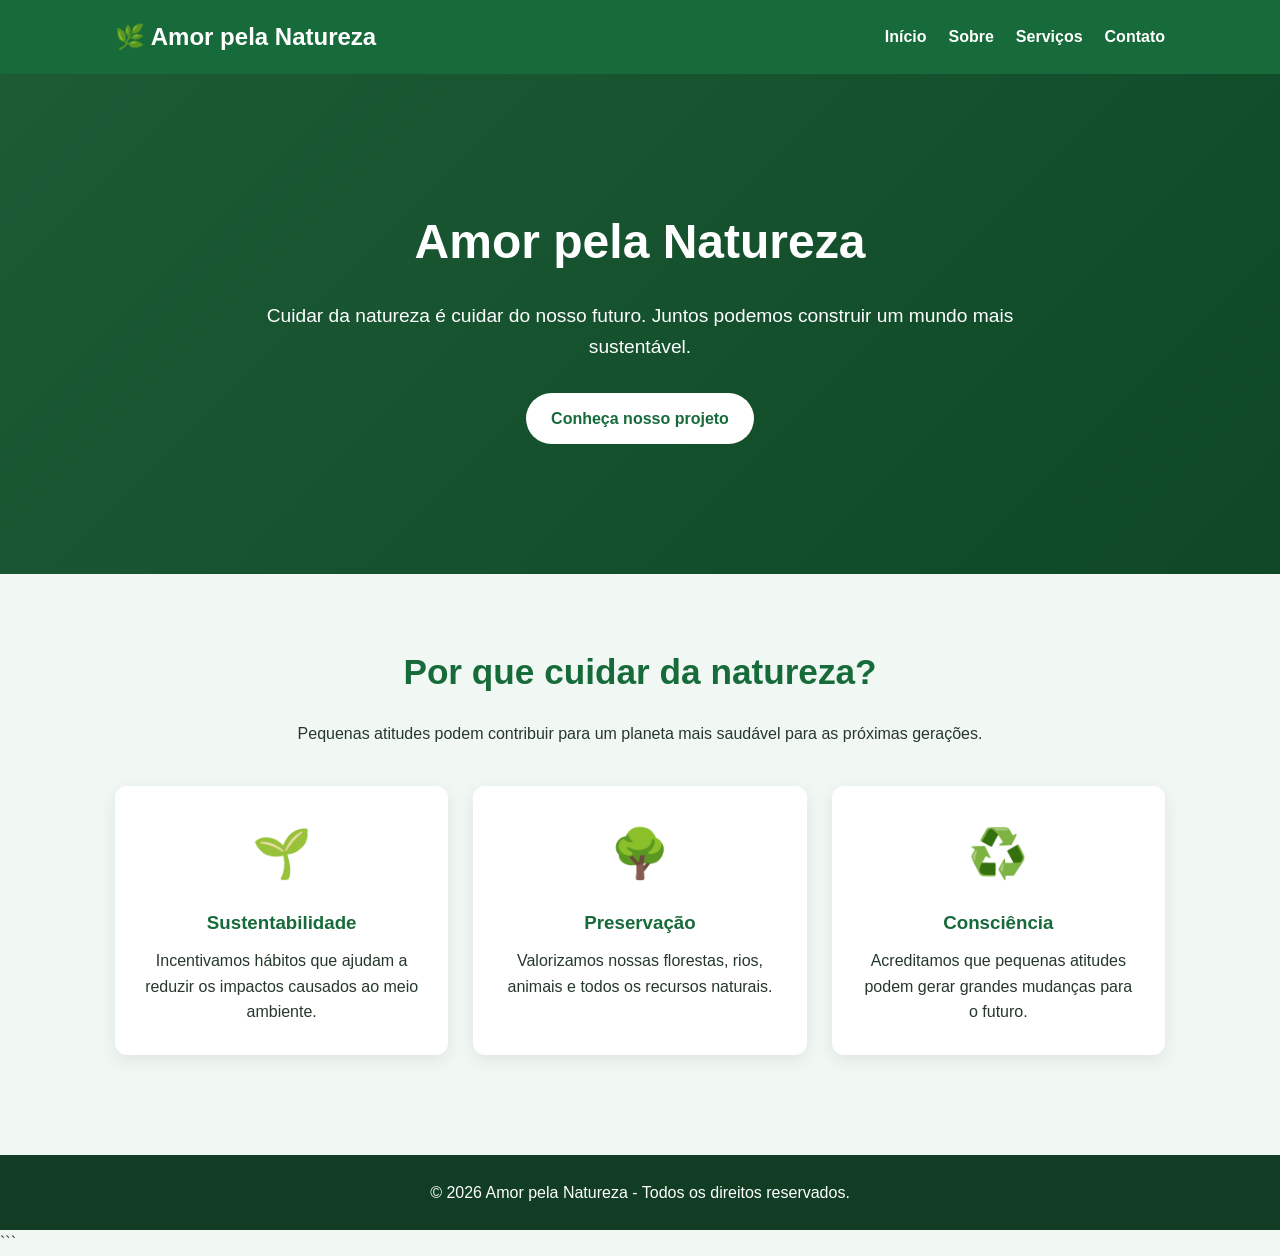
<file: index.html>
<!DOCTYPE html>
<html lang="pt-BR">

<head>
    <meta charset="UTF-8">
    <meta name="viewport" content="width=device-width, initial-scale=1.0">
    <title>Amor pela Natureza</title>

    <link rel="stylesheet" href="css/style.css">
</head>

<body>

    <header>
        <nav class="navbar">

            <h1>🌿 Amor pela Natureza</h1>

            <ul>
                <li><a href="index.html">Início</a></li>
                <li><a href="sobre.html">Sobre</a></li>
                <li><a href="servicos.html">Serviços</a></li>
                <li><a href="contato.html">Contato</a></li>
            </ul>

        </nav>
    </header>

    <main>

        <section class="hero">

            <div class="hero-content">

                <h2>Amor pela Natureza</h2>

                <p>
                    Cuidar da natureza é cuidar do nosso futuro.
                    Juntos podemos construir um mundo mais sustentável.
                </p>

                <a href="sobre.html" class="botao">
                    Conheça nosso projeto
                </a>

            </div>

        </section>

        <section class="destaques">

            <h2>Por que cuidar da natureza?</h2>

            <p>
                Pequenas atitudes podem contribuir para um planeta
                mais saudável para as próximas gerações.
            </p>

            <div class="cards">

                <div class="card">
                    <span>🌱</span>

                    <h3>Sustentabilidade</h3>

                    <p>
                        Incentivamos hábitos que ajudam a reduzir os
                        impactos causados ao meio ambiente.
                    </p>
                </div>

                <div class="card">
                    <span>🌳</span>

                    <h3>Preservação</h3>

                    <p>
                        Valorizamos nossas florestas, rios, animais
                        e todos os recursos naturais.
                    </p>
                </div>

                <div class="card">
                    <span>♻️</span>

                    <h3>Consciência</h3>

                    <p>
                        Acreditamos que pequenas atitudes podem gerar
                        grandes mudanças para o futuro.
                    </p>
                </div>

            </div>

        </section>

    </main>

    <footer>
        <p>
            &copy; 2026 Amor pela Natureza - Todos os direitos reservados.
        </p>
    </footer>

</body>
</html>
```
</file>
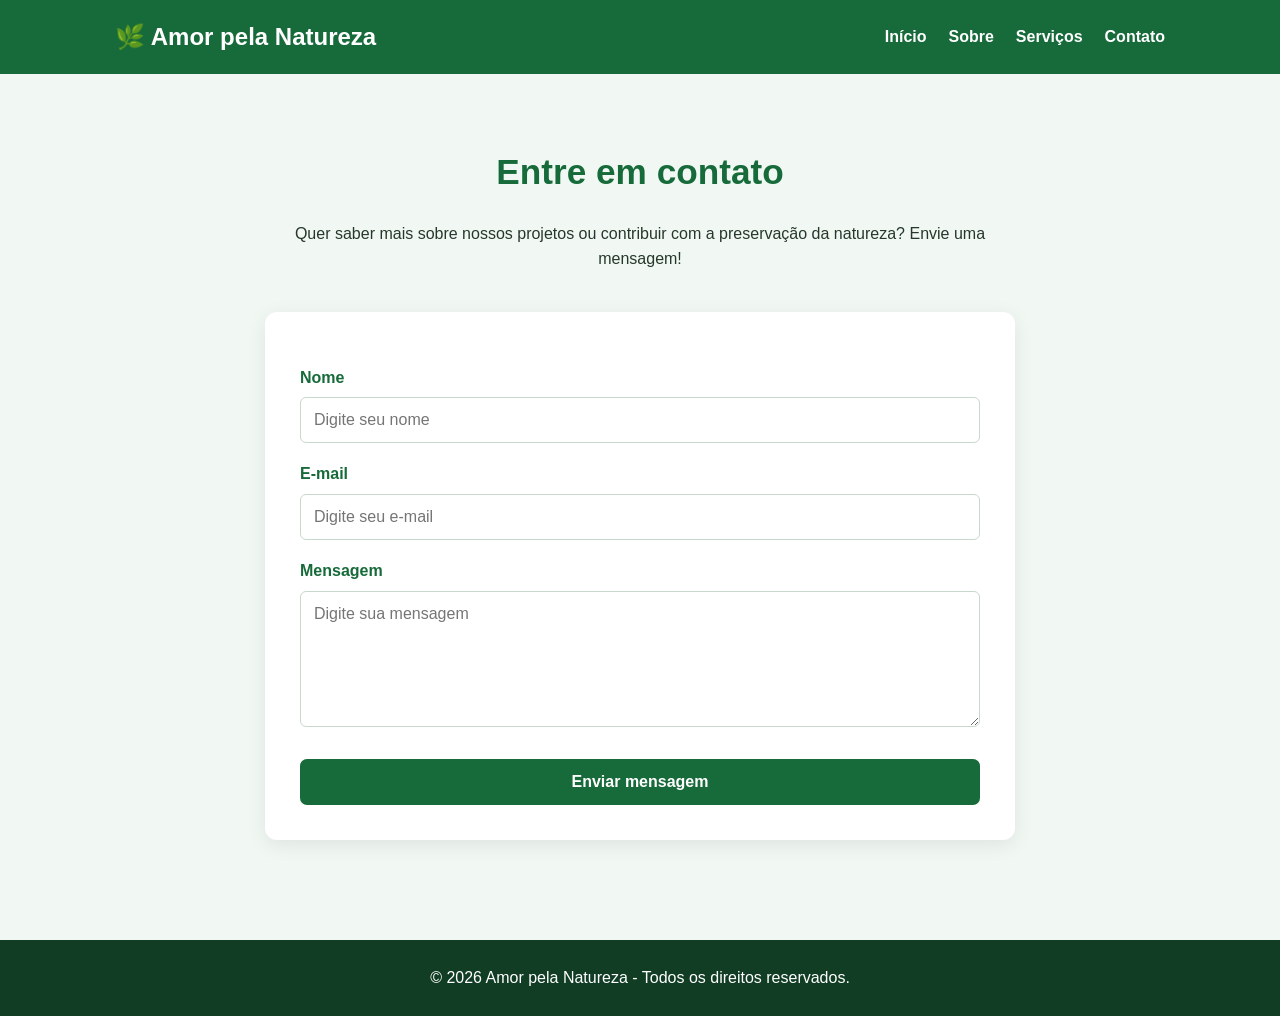
<file: contato.html>
<!DOCTYPE html>
<html lang="pt-BR">

<head>
    <meta charset="UTF-8">
    <meta name="viewport" content="width=device-width, initial-scale=1.0">

    <title>Contato - Amor pela Natureza</title>

    <link rel="stylesheet" href="css/style.css">
</head>

<body>

    <!-- CABEÇALHO -->
    <header>

        <nav class="navbar">

            <h1>🌿 Amor pela Natureza</h1>

            <ul>
                <li>
                    <a href="index.html">Início</a>
                </li>

                <li>
                    <a href="sobre.html">Sobre</a>
                </li>

                <li>
                    <a href="servicos.html">Serviços</a>
                </li>

                <li>
                    <a href="contato.html">Contato</a>
                </li>
            </ul>

        </nav>

    </header>


    <!-- CONTEÚDO PRINCIPAL -->
    <main>

        <section class="pagina contato">

            <h2>Entre em contato</h2>

            <p>
                Quer saber mais sobre nossos projetos ou contribuir
                com a preservação da natureza? Envie uma mensagem!
            </p>


            <!-- FORMULÁRIO -->
            <form id="formContato">

                <!-- NOME -->
                <label for="nome">
                    Nome
                </label>

                <input
                    type="text"
                    id="nome"
                    name="nome"
                    placeholder="Digite seu nome"
                >


                <!-- E-MAIL -->
                <label for="email">
                    E-mail
                </label>

                <input
                    type="email"
                    id="email"
                    name="email"
                    placeholder="Digite seu e-mail"
                >


                <!-- MENSAGEM -->
                <label for="mensagem">
                    Mensagem
                </label>

                <textarea
                    id="mensagem"
                    name="mensagem"
                    rows="6"
                    placeholder="Digite sua mensagem"
                ></textarea>


                <!-- BOTÃO -->
                <button type="submit">
                    Enviar mensagem
                </button>

            </form>

        </section>

    </main>


    <!-- RODAPÉ -->
    <footer>

        <p>
            &copy; 2026 Amor pela Natureza -
            Todos os direitos reservados.
        </p>

    </footer>


    <!-- JAVASCRIPT -->
    <script src="js/script.js"></script>

</body>

</html>
</file>
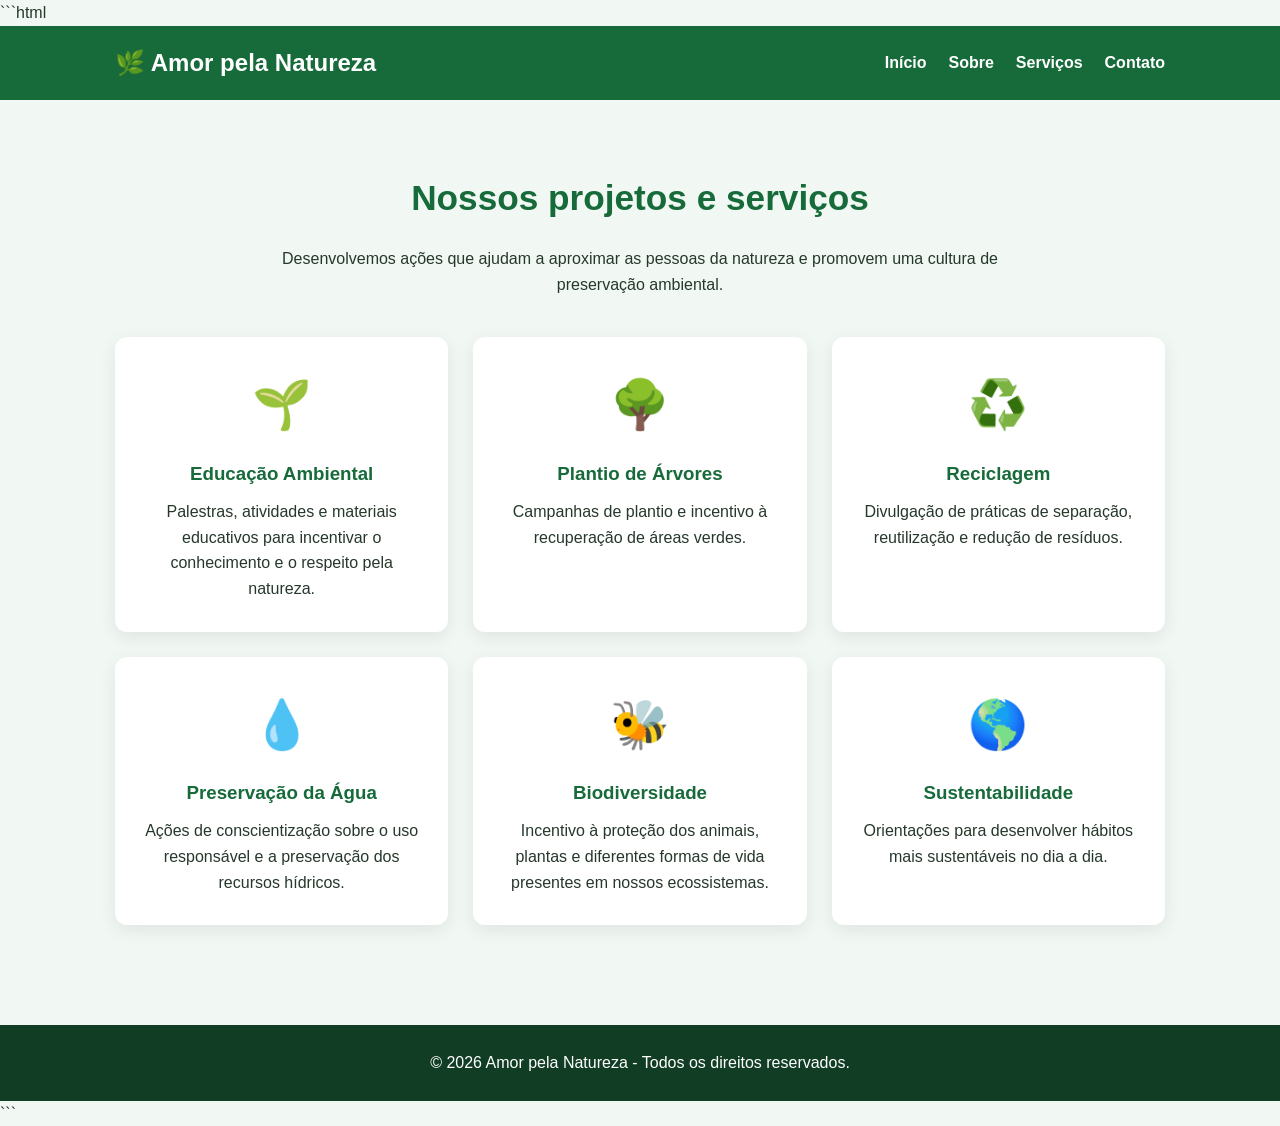
<file: servicos.html>
```html
<!DOCTYPE html>
<html lang="pt-BR">

<head>
    <meta charset="UTF-8">
    <meta name="viewport" content="width=device-width, initial-scale=1.0">

    <title>Serviços - Amor pela Natureza</title>

    <link rel="stylesheet" href="css/style.css">
</head>

<body>

    <header>
        <nav class="navbar">

            <h1>🌿 Amor pela Natureza</h1>

            <ul>
                <li><a href="index.html">Início</a></li>
                <li><a href="sobre.html">Sobre</a></li>
                <li><a href="servicos.html">Serviços</a></li>
                <li><a href="contato.html">Contato</a></li>
            </ul>

        </nav>
    </header>

    <main>

        <section class="pagina">

            <h2>Nossos projetos e serviços</h2>

            <p>
                Desenvolvemos ações que ajudam a aproximar as pessoas
                da natureza e promovem uma cultura de preservação
                ambiental.
            </p>

            <div class="cards">

                <div class="card">
                    <span>🌱</span>

                    <h3>Educação Ambiental</h3>

                    <p>
                        Palestras, atividades e materiais educativos
                        para incentivar o conhecimento e o respeito
                        pela natureza.
                    </p>
                </div>

                <div class="card">
                    <span>🌳</span>

                    <h3>Plantio de Árvores</h3>

                    <p>
                        Campanhas de plantio e incentivo à recuperação
                        de áreas verdes.
                    </p>
                </div>

                <div class="card">
                    <span>♻️</span>

                    <h3>Reciclagem</h3>

                    <p>
                        Divulgação de práticas de separação,
                        reutilização e redução de resíduos.
                    </p>
                </div>

                <div class="card">
                    <span>💧</span>

                    <h3>Preservação da Água</h3>

                    <p>
                        Ações de conscientização sobre o uso responsável
                        e a preservação dos recursos hídricos.
                    </p>
                </div>

                <div class="card">
                    <span>🐝</span>

                    <h3>Biodiversidade</h3>

                    <p>
                        Incentivo à proteção dos animais, plantas e
                        diferentes formas de vida presentes em nossos
                        ecossistemas.
                    </p>
                </div>

                <div class="card">
                    <span>🌎</span>

                    <h3>Sustentabilidade</h3>

                    <p>
                        Orientações para desenvolver hábitos mais
                        sustentáveis no dia a dia.
                    </p>
                </div>

            </div>

        </section>

    </main>

    <footer>
        <p>
            &copy; 2026 Amor pela Natureza - Todos os direitos reservados.
        </p>
    </footer>

</body>
</html>
```
</file>
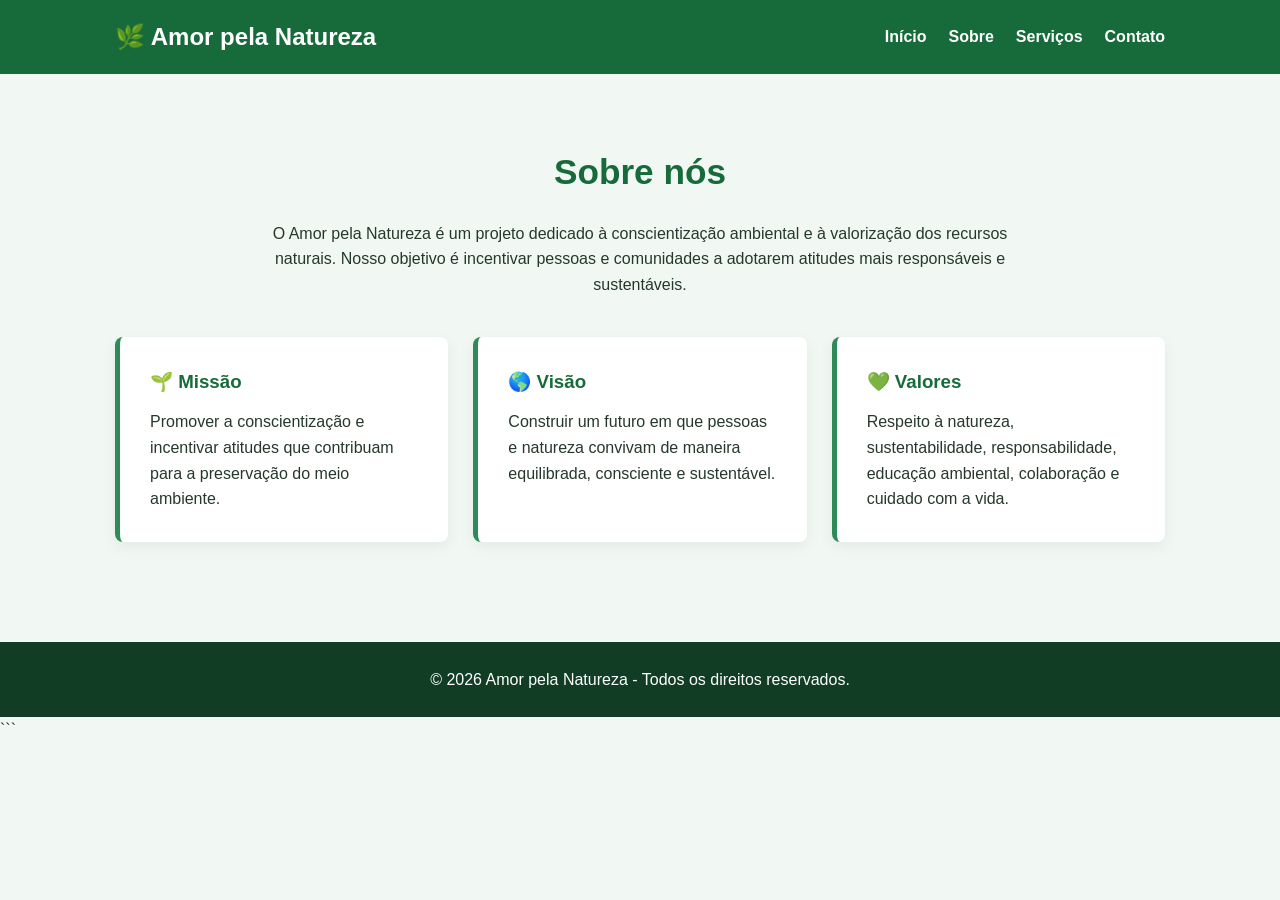
<file: sobre.html>
<!DOCTYPE html>
<html lang="pt-BR">

<head>
    <meta charset="UTF-8">
    <meta name="viewport" content="width=device-width, initial-scale=1.0">

    <title>Sobre - Amor pela Natureza</title>

    <link rel="stylesheet" href="css/style.css">
</head>

<body>

    <header>
        <nav class="navbar">

            <h1>🌿 Amor pela Natureza</h1>

            <ul>
                <li><a href="index.html">Início</a></li>
                <li><a href="sobre.html">Sobre</a></li>
                <li><a href="servicos.html">Serviços</a></li>
                <li><a href="contato.html">Contato</a></li>
            </ul>

        </nav>
    </header>

    <main>

        <section class="pagina">

            <h2>Sobre nós</h2>

            <p>
                O Amor pela Natureza é um projeto dedicado à
                conscientização ambiental e à valorização dos
                recursos naturais. Nosso objetivo é incentivar
                pessoas e comunidades a adotarem atitudes mais
                responsáveis e sustentáveis.
            </p>

            <div class="info">

                <div>
                    <h3>🌱 Missão</h3>

                    <p>
                        Promover a conscientização e incentivar
                        atitudes que contribuam para a preservação
                        do meio ambiente.
                    </p>
                </div>

                <div>
                    <h3>🌎 Visão</h3>

                    <p>
                        Construir um futuro em que pessoas e natureza
                        convivam de maneira equilibrada, consciente
                        e sustentável.
                    </p>
                </div>

                <div>
                    <h3>💚 Valores</h3>

                    <p>
                        Respeito à natureza, sustentabilidade,
                        responsabilidade, educação ambiental,
                        colaboração e cuidado com a vida.
                    </p>
                </div>

            </div>

        </section>

    </main>

    <footer>
        <p>
            &copy; 2026 Amor pela Natureza - Todos os direitos reservados.
        </p>
    </footer>

</body>
</html>
```
</file>
<file: css/style.css>
/* ============================= */
/* CONFIGURAÇÕES GERAIS */
/* ============================= */

* {
    margin: 0;
    padding: 0;
    box-sizing: border-box;
}


body {
    font-family: Arial, Helvetica, sans-serif;

    background-color: #f1f8f3;

    color: #26382b;

    line-height: 1.6;
}


/* ============================= */
/* CABEÇALHO */
/* ============================= */

header {
    background-color: #176b3a;

    color: white;
}


.navbar {
    max-width: 1100px;

    margin: auto;

    padding: 18px 25px;

    display: flex;

    align-items: center;

    justify-content: space-between;

    gap: 20px;
}


.navbar h1 {
    font-size: 1.5rem;
}


.navbar ul {
    list-style: none;

    display: flex;

    gap: 22px;
}


.navbar a {
    color: white;

    text-decoration: none;

    font-weight: bold;

    transition: 0.3s;
}


.navbar a:hover {
    color: #b8f2c8;
}


/* ============================= */
/* PÁGINA INICIAL */
/* ============================= */

.hero {
    min-height: 500px;

    display: flex;

    align-items: center;

    justify-content: center;

    padding: 60px 25px;

    background:
        linear-gradient(
            rgba(12, 70, 37, 0.78),
            rgba(12, 70, 37, 0.78)
        ),
        linear-gradient(
            135deg,
            #55a66c,
            #164e2c
        );
}


.hero-content {
    max-width: 800px;

    text-align: center;

    color: white;
}


.hero h2 {
    font-size: 3rem;

    margin-bottom: 20px;
}


.hero p {
    font-size: 1.2rem;

    margin-bottom: 30px;
}


.botao {
    display: inline-block;

    padding: 13px 25px;

    background-color: #ffffff;

    color: #176b3a;

    border-radius: 30px;

    text-decoration: none;

    font-weight: bold;

    transition: 0.3s;
}


.botao:hover {
    background-color: #b8f2c8;

    transform: translateY(-2px);
}


/* ============================= */
/* CONTEÚDO */
/* ============================= */

.destaques,
.pagina {
    max-width: 1100px;

    margin: auto;

    padding: 70px 25px;
}


.destaques h2,
.pagina h2 {
    text-align: center;

    color: #176b3a;

    font-size: 2.2rem;

    margin-bottom: 20px;
}


.pagina > p,
.destaques > p {
    max-width: 800px;

    margin: 0 auto 40px;

    text-align: center;
}


/* ============================= */
/* CARDS */
/* ============================= */

.cards {
    display: grid;

    grid-template-columns: repeat(3, 1fr);

    gap: 25px;

    margin-top: 40px;
}


.card {
    background-color: white;

    padding: 30px;

    border-radius: 12px;

    text-align: center;

    box-shadow:
        0 5px 18px rgba(0, 0, 0, 0.08);

    transition: 0.3s;
}


.card:hover {
    transform: translateY(-6px);

    box-shadow:
        0 10px 25px rgba(0, 0, 0, 0.12);
}


.card span {
    display: block;

    font-size: 3rem;

    margin-bottom: 15px;
}


.card h3 {
    color: #176b3a;

    margin-bottom: 10px;
}


/* ============================= */
/* MISSÃO, VISÃO E VALORES */
/* ============================= */

.info {
    display: grid;

    grid-template-columns: repeat(3, 1fr);

    gap: 25px;

    margin-top: 40px;
}


.info div {
    background-color: white;

    padding: 30px;

    border-left: 5px solid #2e8b57;

    border-radius: 8px;

    box-shadow:
        0 5px 15px rgba(0, 0, 0, 0.06);
}


.info h3 {
    color: #176b3a;

    margin-bottom: 12px;
}


/* ============================= */
/* FORMULÁRIO DE CONTATO */
/* ============================= */

.contato {
    max-width: 800px;
}


form {
    background-color: white;

    padding: 35px;

    margin-top: 35px;

    border-radius: 12px;

    box-shadow:
        0 5px 20px rgba(0, 0, 0, 0.08);
}


form label {
    display: block;

    margin-bottom: 7px;

    margin-top: 18px;

    font-weight: bold;

    color: #176b3a;
}


form input,
form textarea {
    width: 100%;

    padding: 13px;

    border: 1px solid #c8d8cc;

    border-radius: 6px;

    font-family: inherit;

    font-size: 1rem;
}


form input:focus,
form textarea:focus {
    outline: none;

    border-color: #2e8b57;

    box-shadow:
        0 0 0 2px rgba(46, 139, 87, 0.15);
}


form textarea {
    resize: vertical;
}


/* ============================= */
/* BOTÃO DO FORMULÁRIO */
/* ============================= */

form button {
    width: 100%;

    margin-top: 25px;

    padding: 14px;

    border: none;

    border-radius: 7px;

    background-color: #176b3a;

    color: white;

    font-size: 1rem;

    font-weight: bold;

    cursor: pointer;

    transition: 0.3s;
}


form button:hover {
    background-color: #0e4c28;

    transform: translateY(-2px);
}


form button:active {
    transform: translateY(0);
}


/* ============================= */
/* RODAPÉ */
/* ============================= */

footer {
    background-color: #103d23;

    color: white;

    text-align: center;

    padding: 25px;

    margin-top: 30px;
}


/* ============================= */
/* RESPONSIVIDADE */
/* ============================= */

@media (max-width: 800px) {

    .navbar {
        flex-direction: column;
    }


    .navbar ul {
        flex-wrap: wrap;

        justify-content: center;
    }


    .hero h2 {
        font-size: 2.2rem;
    }


    .cards,
    .info {
        grid-template-columns: 1fr;
    }

}


/* ============================= */
/* CELULAR */
/* ============================= */

@media (max-width: 500px) {

    .navbar ul {
        gap: 12px;
    }


    .navbar a {
        font-size: 0.9rem;
    }


    .hero {
        min-height: 450px;
    }


    .hero h2 {
        font-size: 1.8rem;
    }


    .hero p {
        font-size: 1rem;
    }


    .destaques,
    .pagina {
        padding: 45px 18px;
    }


    form {
        padding: 22px;
    }

}
</file>
